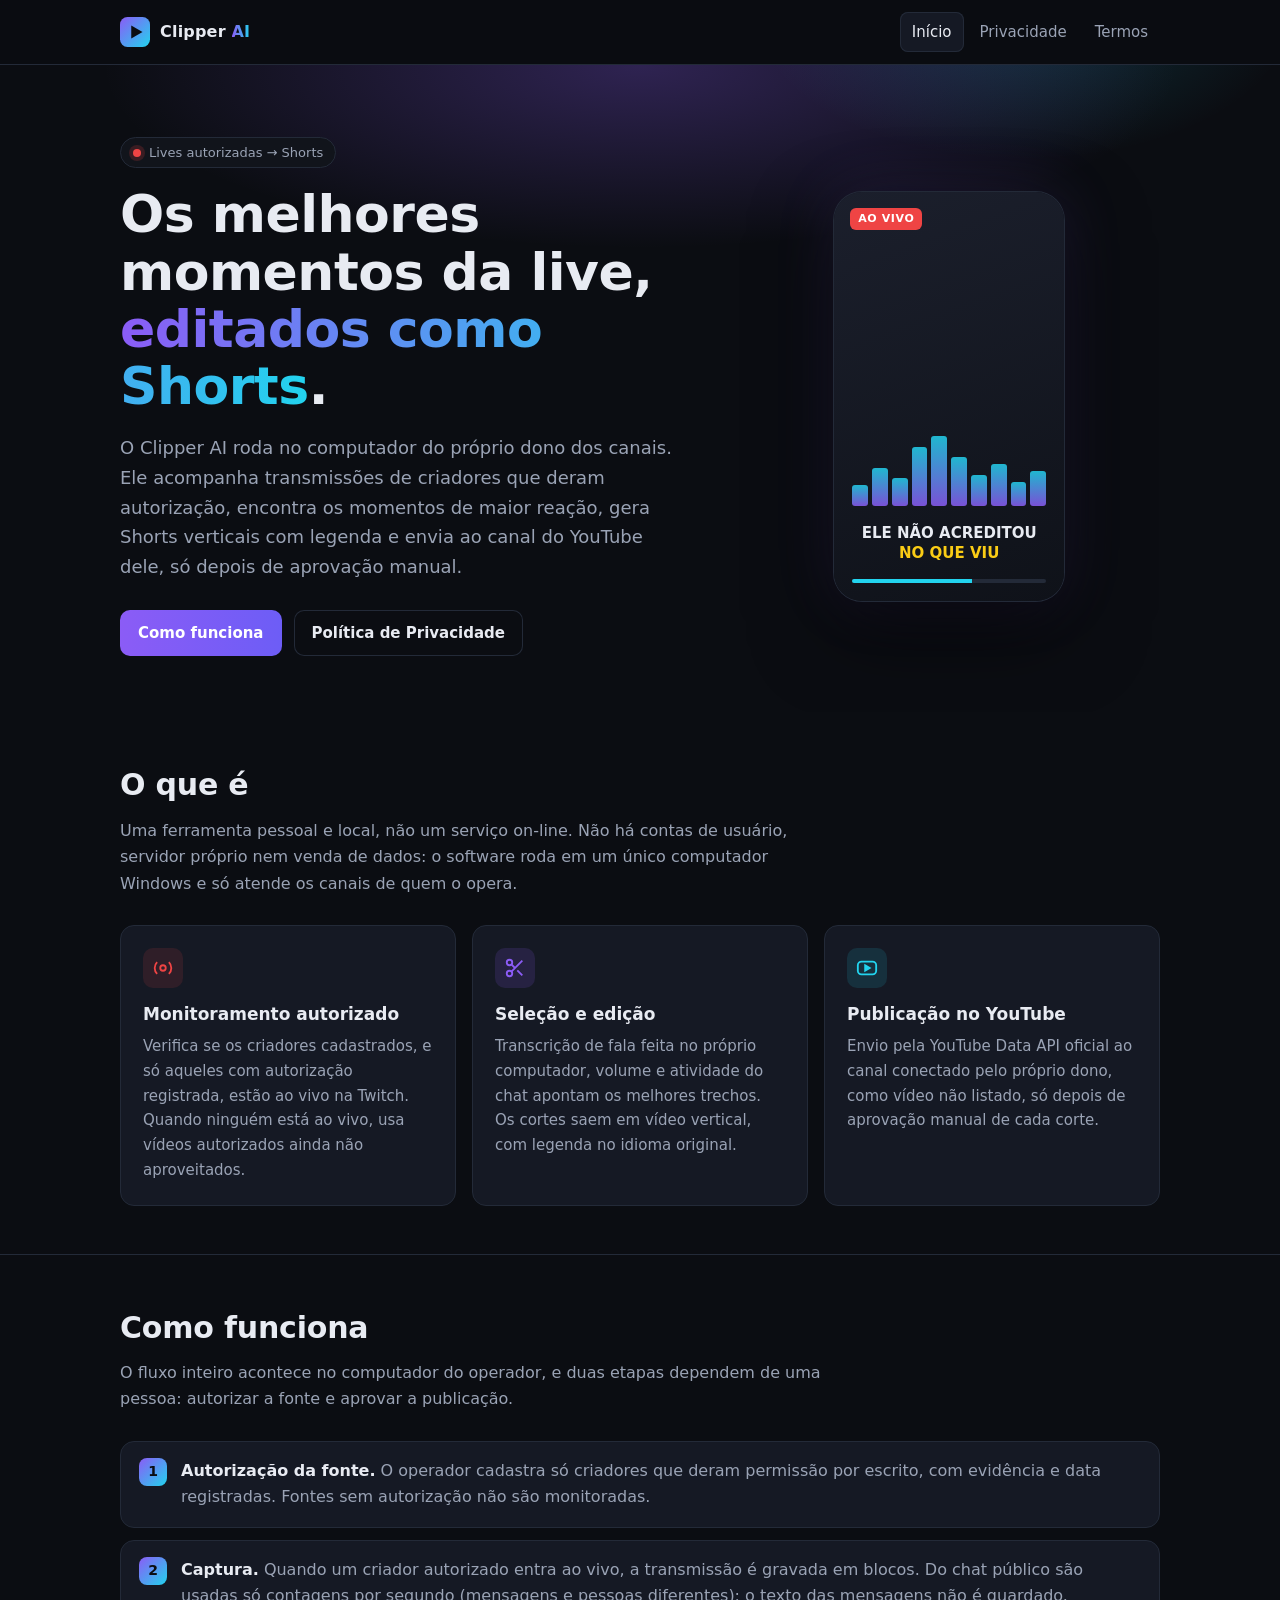
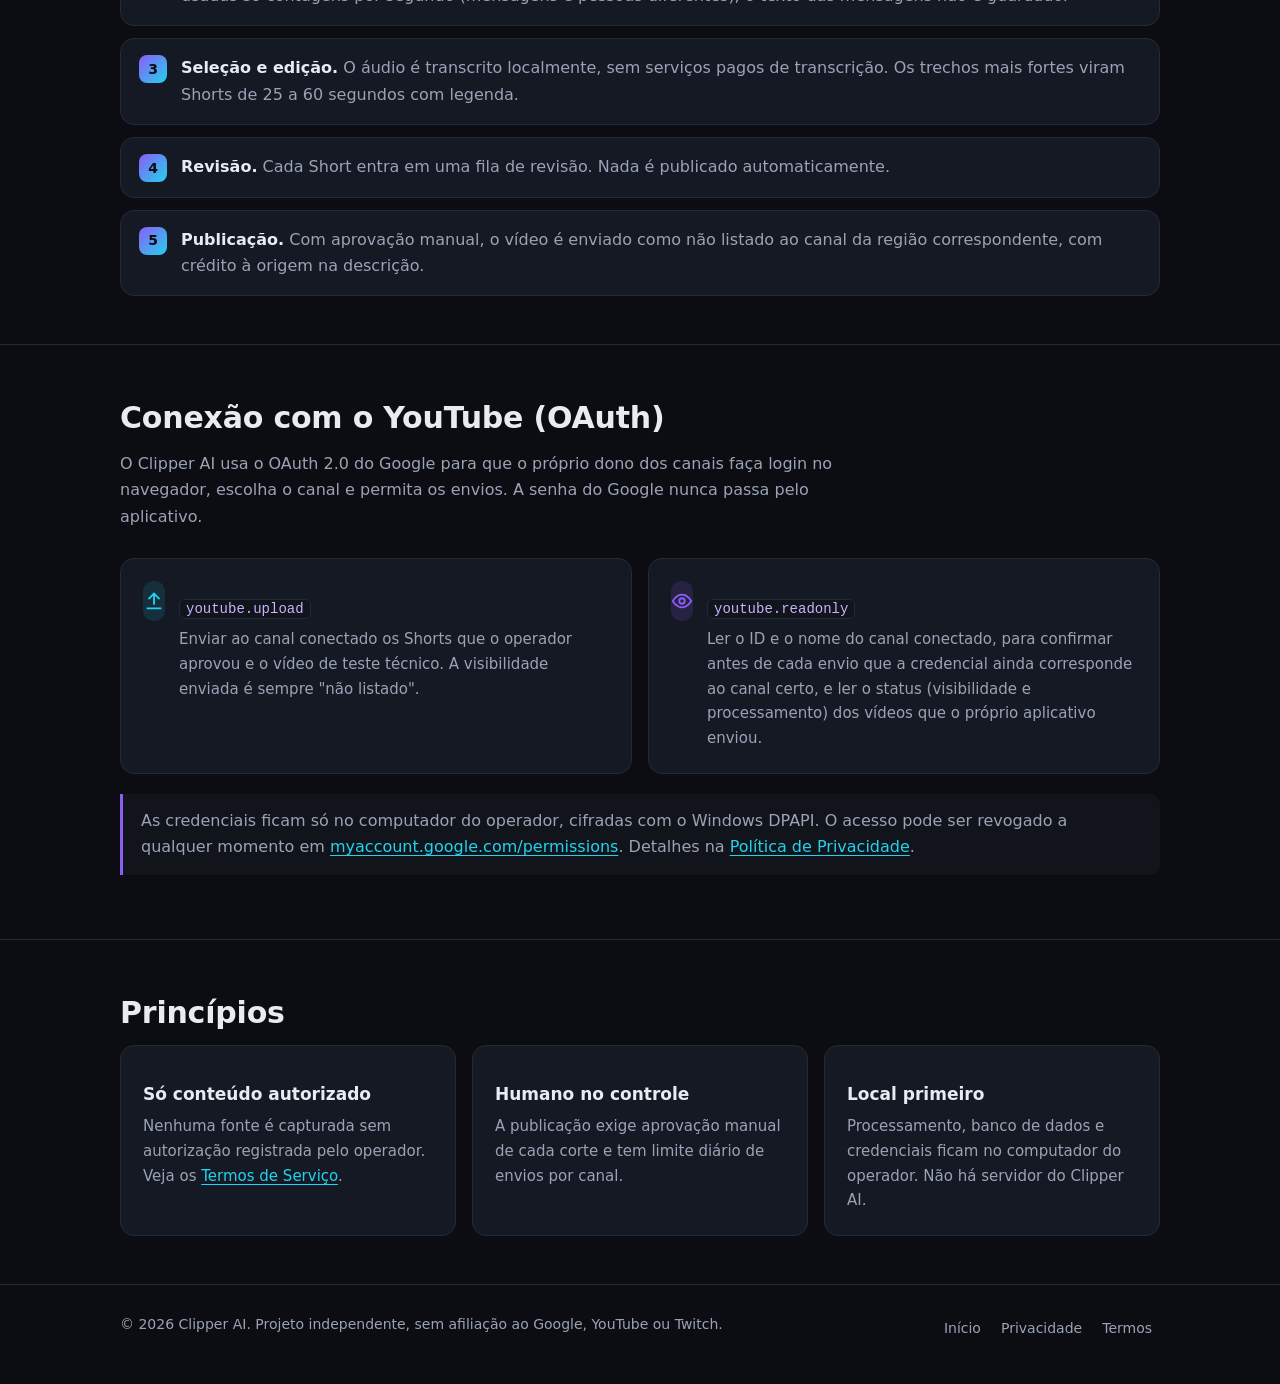
<file: index.html>
<!doctype html>
<html lang="pt-BR">
<head>
  <meta charset="utf-8">
  <meta name="viewport" content="width=device-width, initial-scale=1">
  <title>Clipper AI — Shorts a partir de transmissões autorizadas</title>
  <meta name="description" content="Clipper AI é uma ferramenta local que monitora transmissões autorizadas, seleciona e edita Shorts e publica nos canais do próprio dono pela YouTube Data API.">
  <link rel="icon" href="data:image/svg+xml,%3Csvg xmlns='http://www.w3.org/2000/svg' viewBox='0 0 32 32'%3E%3Crect width='32' height='32' rx='8' fill='%238b5cf6'/%3E%3Cpath d='M12 9l12 7-12 7z' fill='%23fff'/%3E%3C/svg%3E">
  <link rel="stylesheet" href="style.css">
</head>
<body>
<header class="top">
  <div class="wrap">
    <a class="brand" href="index.html" aria-label="Clipper AI, início">
      <svg width="30" height="30" viewBox="0 0 32 32" aria-hidden="true"><defs><linearGradient id="g" x1="0" y1="0" x2="1" y2="1"><stop offset="0" stop-color="#8b5cf6"/><stop offset="1" stop-color="#22d3ee"/></linearGradient></defs><rect width="32" height="32" rx="8" fill="url(#g)"/><path d="M12 9l12 7-12 7z" fill="#0b0d12"/></svg>
      <span>Clipper <b>AI</b></span>
    </a>
    <nav aria-label="Principal">
      <a href="index.html" aria-current="page">Início</a>
      <a href="privacy.html">Privacidade</a>
      <a href="terms.html">Termos</a>
    </nav>
  </div>
</header>

<main>
  <div class="hero">
    <div class="wrap hero-grid">
      <div>
        <span class="pill"><span class="dot"></span> Lives autorizadas → Shorts</span>
        <h1>Os melhores momentos da live, <span class="grad">editados como Shorts</span>.</h1>
        <p class="lead">O Clipper AI roda no computador do próprio dono dos canais. Ele acompanha transmissões de criadores que deram autorização, encontra os momentos de maior reação, gera Shorts verticais com legenda e envia ao canal do YouTube dele, só depois de aprovação manual.</p>
        <div class="cta">
          <a class="btn primary" href="#como-funciona">Como funciona</a>
          <a class="btn ghost" href="privacy.html">Política de Privacidade</a>
        </div>
      </div>
      <div class="phone" aria-hidden="true">
        <span class="live">AO VIVO</span>
        <div class="wave"><i style="height:30%"></i><i style="height:55%"></i><i style="height:40%"></i><i style="height:85%"></i><i style="height:100%"></i><i style="height:70%"></i><i style="height:45%"></i><i style="height:60%"></i><i style="height:35%"></i><i style="height:50%"></i></div>
        <div class="cap">Ele não acreditou <em>no que viu</em></div>
        <div class="bar"></div>
      </div>
    </div>
  </div>

  <section id="o-que-e">
    <div class="wrap">
      <h2>O que é</h2>
      <p class="sub">Uma ferramenta pessoal e local, não um serviço on-line. Não há contas de usuário, servidor próprio nem venda de dados: o software roda em um único computador Windows e só atende os canais de quem o opera.</p>
      <div class="grid">
        <div class="card">
          <div class="icon red"><svg width="22" height="22" viewBox="0 0 24 24" fill="none" stroke="currentColor" stroke-width="2"><circle cx="12" cy="12" r="3"/><path d="M5.6 5.6a9 9 0 0 0 0 12.8M18.4 5.6a9 9 0 0 1 0 12.8"/></svg></div>
          <h3>Monitoramento autorizado</h3>
          <p>Verifica se os criadores cadastrados, e só aqueles com autorização registrada, estão ao vivo na Twitch. Quando ninguém está ao vivo, usa vídeos autorizados ainda não aproveitados.</p>
        </div>
        <div class="card">
          <div class="icon"><svg width="22" height="22" viewBox="0 0 24 24" fill="none" stroke="currentColor" stroke-width="2"><circle cx="6" cy="6" r="3"/><circle cx="6" cy="18" r="3"/><path d="M20 4 8.1 15.9M14.5 14.5 20 20M8.1 8.1 12 12"/></svg></div>
          <h3>Seleção e edição</h3>
          <p>Transcrição de fala feita no próprio computador, volume e atividade do chat apontam os melhores trechos. Os cortes saem em vídeo vertical, com legenda no idioma original.</p>
        </div>
        <div class="card">
          <div class="icon cyan"><svg width="22" height="22" viewBox="0 0 24 24" fill="none" stroke="currentColor" stroke-width="2"><rect x="2" y="5" width="20" height="14" rx="4"/><path d="m10 9 5 3-5 3z" fill="currentColor"/></svg></div>
          <h3>Publicação no YouTube</h3>
          <p>Envio pela YouTube Data API oficial ao canal conectado pelo próprio dono, como vídeo não listado, só depois de aprovação manual de cada corte.</p>
        </div>
      </div>
    </div>
  </section>

  <section id="como-funciona">
    <div class="wrap">
      <h2>Como funciona</h2>
      <p class="sub">O fluxo inteiro acontece no computador do operador, e duas etapas dependem de uma pessoa: autorizar a fonte e aprovar a publicação.</p>
      <ol class="steps">
        <li><strong>Autorização da fonte.</strong> O operador cadastra só criadores que deram permissão por escrito, com evidência e data registradas. Fontes sem autorização não são monitoradas.</li>
        <li><strong>Captura.</strong> Quando um criador autorizado entra ao vivo, a transmissão é gravada em blocos. Do chat público são usadas só contagens por segundo (mensagens e pessoas diferentes); o texto das mensagens não é guardado.</li>
        <li><strong>Seleção e edição.</strong> O áudio é transcrito localmente, sem serviços pagos de transcrição. Os trechos mais fortes viram Shorts de 25 a 60 segundos com legenda.</li>
        <li><strong>Revisão.</strong> Cada Short entra em uma fila de revisão. Nada é publicado automaticamente.</li>
        <li><strong>Publicação.</strong> Com aprovação manual, o vídeo é enviado como não listado ao canal da região correspondente, com crédito à origem na descrição.</li>
      </ol>
    </div>
  </section>

  <section id="oauth">
    <div class="wrap">
      <h2>Conexão com o YouTube (OAuth)</h2>
      <p class="sub">O Clipper AI usa o OAuth 2.0 do Google para que o próprio dono dos canais faça login no navegador, escolha o canal e permita os envios. A senha do Google nunca passa pelo aplicativo.</p>
      <div class="grid two">
        <div class="card">
          <div class="scope">
            <div class="icon cyan"><svg width="22" height="22" viewBox="0 0 24 24" fill="none" stroke="currentColor" stroke-width="2"><path d="M12 16V4M6 10l6-6 6 6M4 20h16"/></svg></div>
            <div>
              <h3><code>youtube.upload</code></h3>
              <p>Enviar ao canal conectado os Shorts que o operador aprovou e o vídeo de teste técnico. A visibilidade enviada é sempre "não listado".</p>
            </div>
          </div>
        </div>
        <div class="card">
          <div class="scope">
            <div class="icon"><svg width="22" height="22" viewBox="0 0 24 24" fill="none" stroke="currentColor" stroke-width="2"><path d="M2 12s3.5-7 10-7 10 7 10 7-3.5 7-10 7S2 12 2 12z"/><circle cx="12" cy="12" r="3"/></svg></div>
            <div>
              <h3><code>youtube.readonly</code></h3>
              <p>Ler o ID e o nome do canal conectado, para confirmar antes de cada envio que a credencial ainda corresponde ao canal certo, e ler o status (visibilidade e processamento) dos vídeos que o próprio aplicativo enviou.</p>
            </div>
          </div>
        </div>
      </div>
      <p class="note" style="margin-top:20px">As credenciais ficam só no computador do operador, cifradas com o Windows DPAPI. O acesso pode ser revogado a qualquer momento em <a href="https://myaccount.google.com/permissions" rel="noopener">myaccount.google.com/permissions</a>. Detalhes na <a href="privacy.html">Política de Privacidade</a>.</p>
    </div>
  </section>

  <section id="principios">
    <div class="wrap">
      <h2>Princípios</h2>
      <div class="grid">
        <div class="card"><h3>Só conteúdo autorizado</h3><p>Nenhuma fonte é capturada sem autorização registrada pelo operador. Veja os <a href="terms.html">Termos de Serviço</a>.</p></div>
        <div class="card"><h3>Humano no controle</h3><p>A publicação exige aprovação manual de cada corte e tem limite diário de envios por canal.</p></div>
        <div class="card"><h3>Local primeiro</h3><p>Processamento, banco de dados e credenciais ficam no computador do operador. Não há servidor do Clipper AI.</p></div>
      </div>
    </div>
  </section>
</main>

<footer>
  <div class="wrap">
    <span>© 2026 Clipper AI. Projeto independente, sem afiliação ao Google, YouTube ou Twitch.</span>
    <nav aria-label="Rodapé">
      <a href="index.html">Início</a>
      <a href="privacy.html">Privacidade</a>
      <a href="terms.html">Termos</a>
    </nav>
  </div>
</footer>
</body>
</html>
</file>
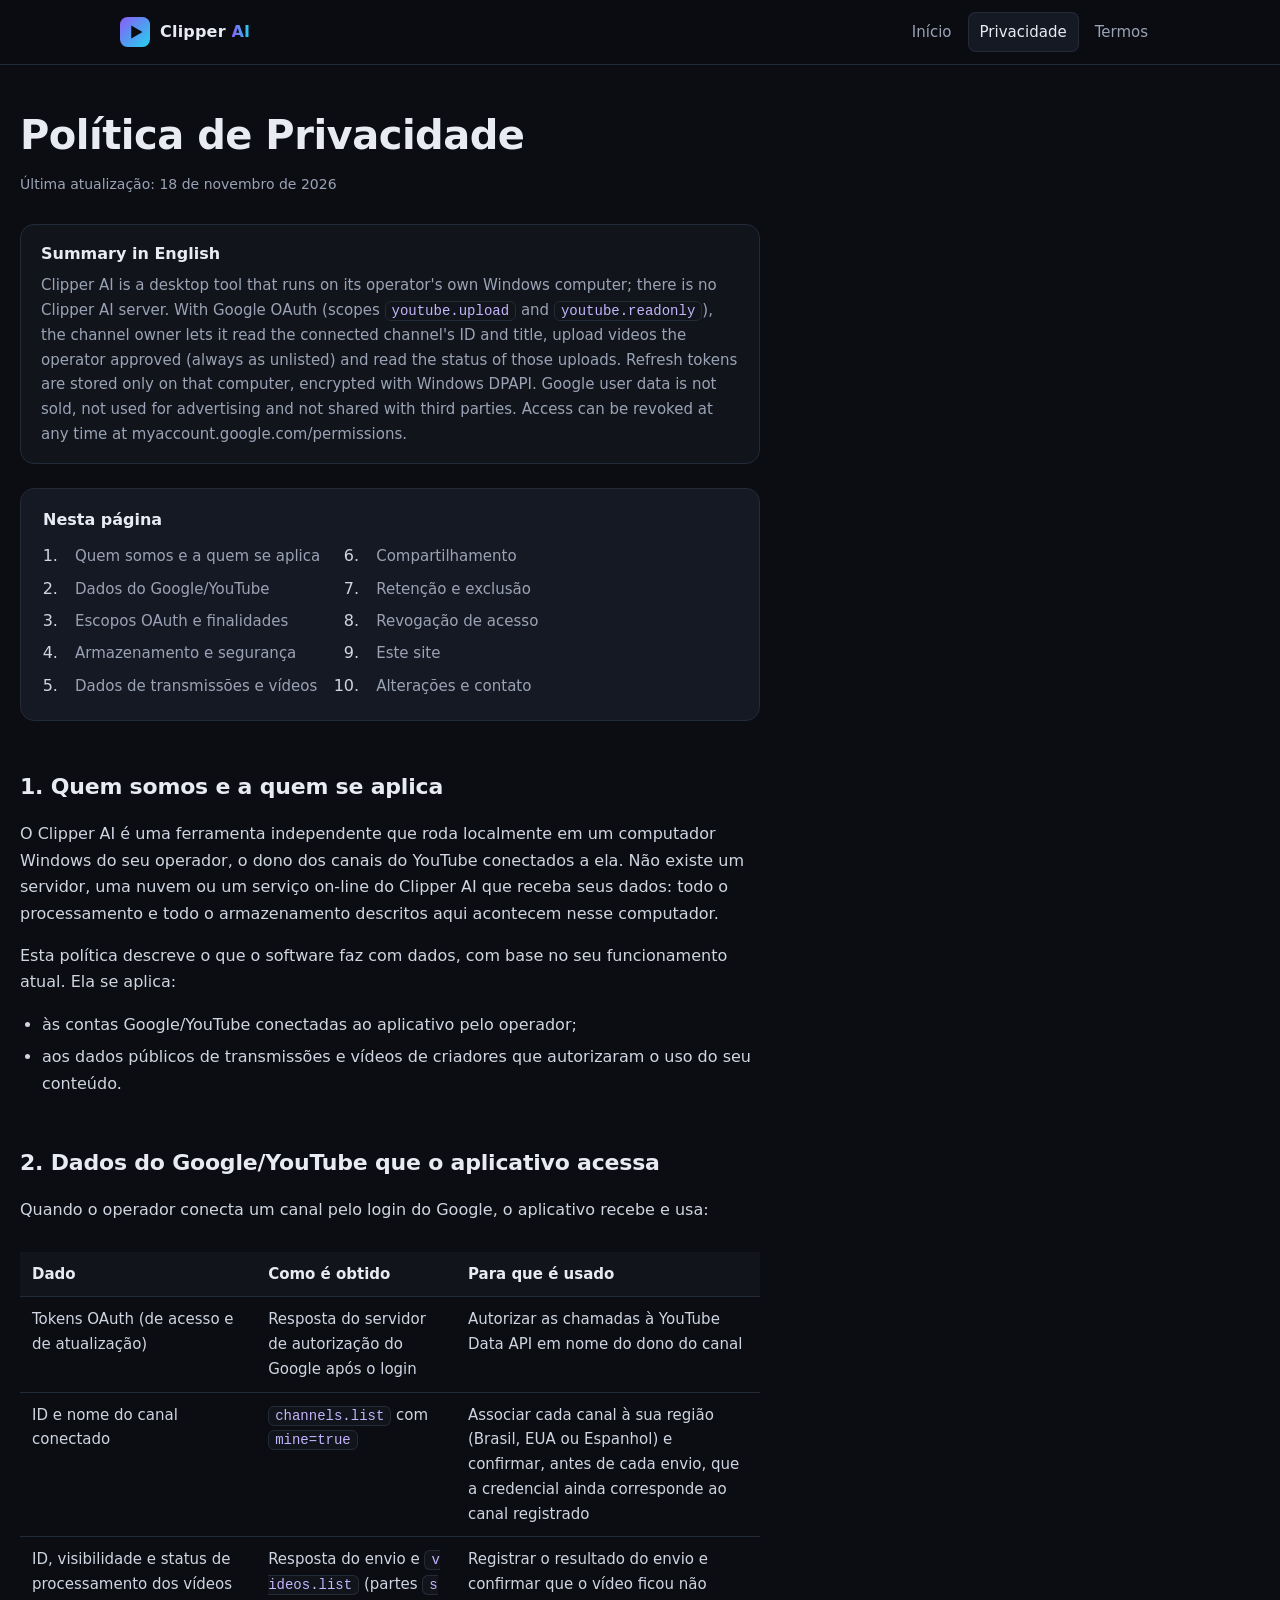
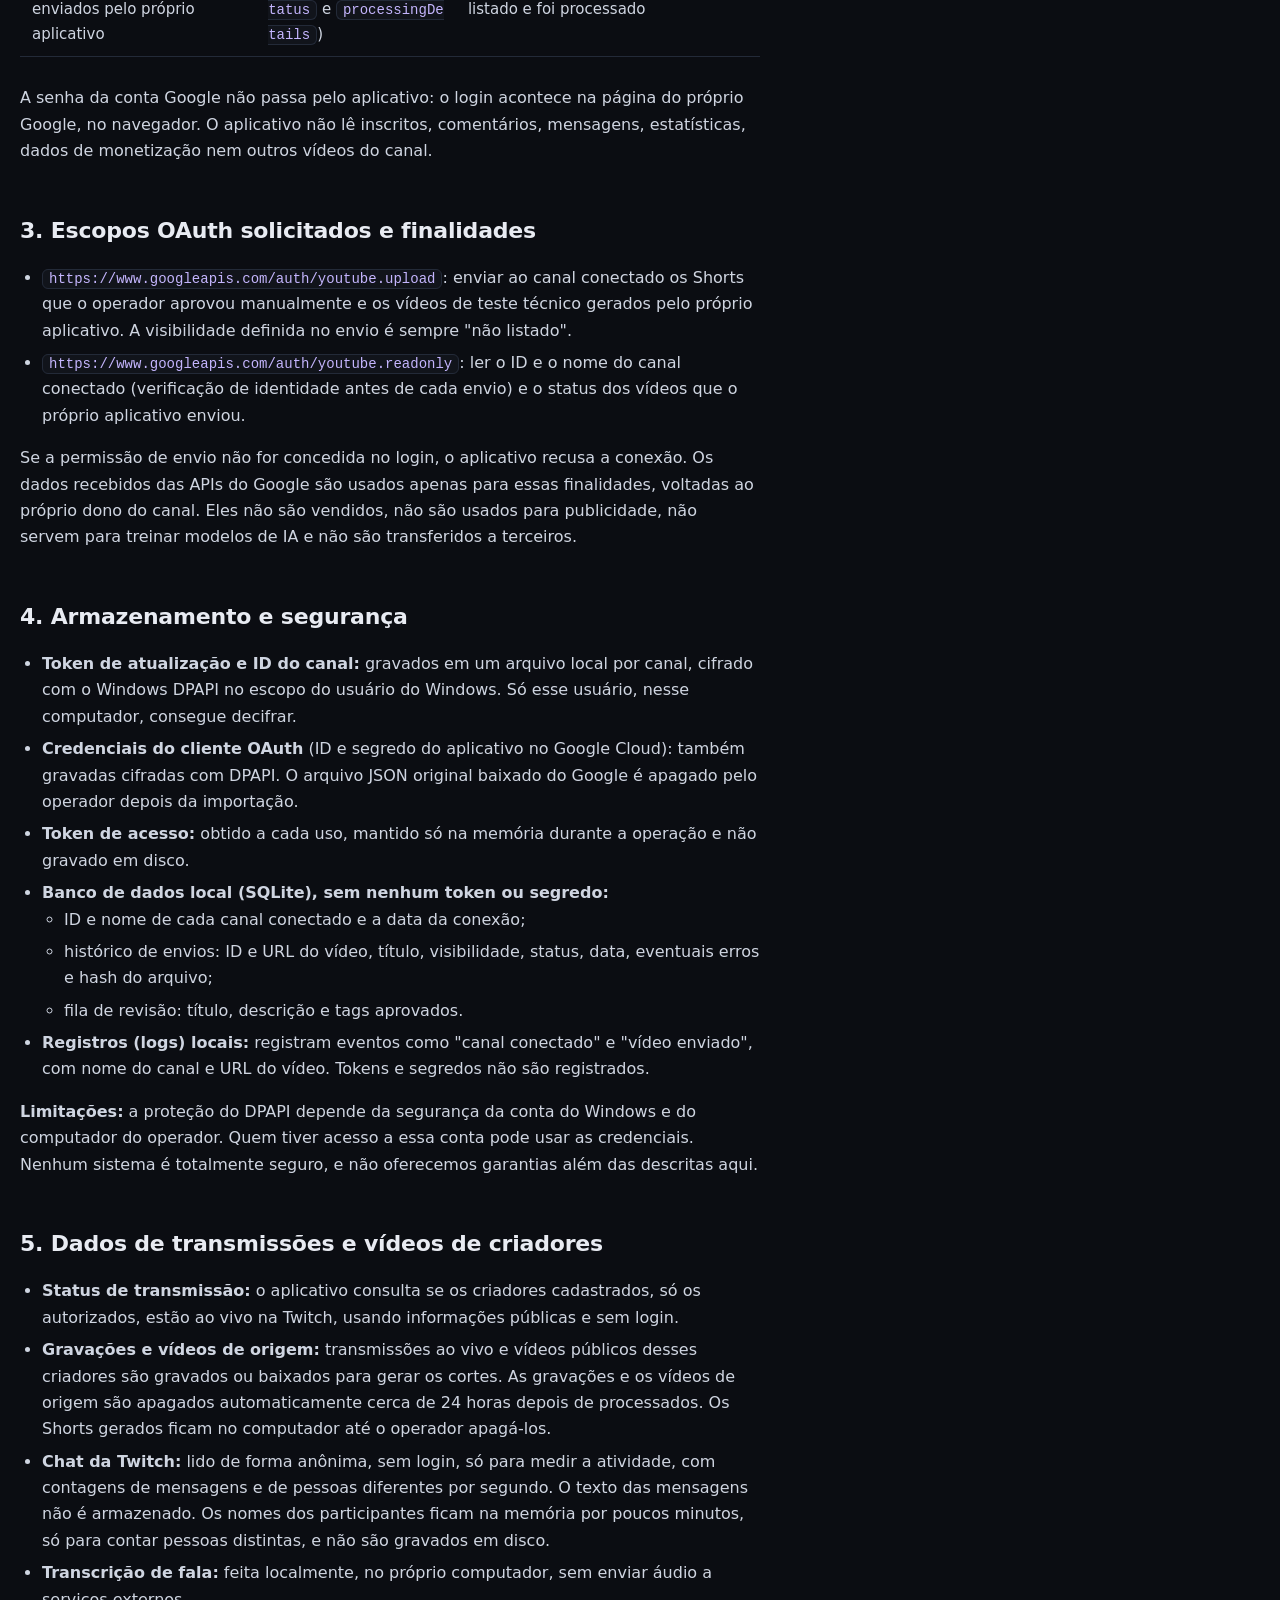
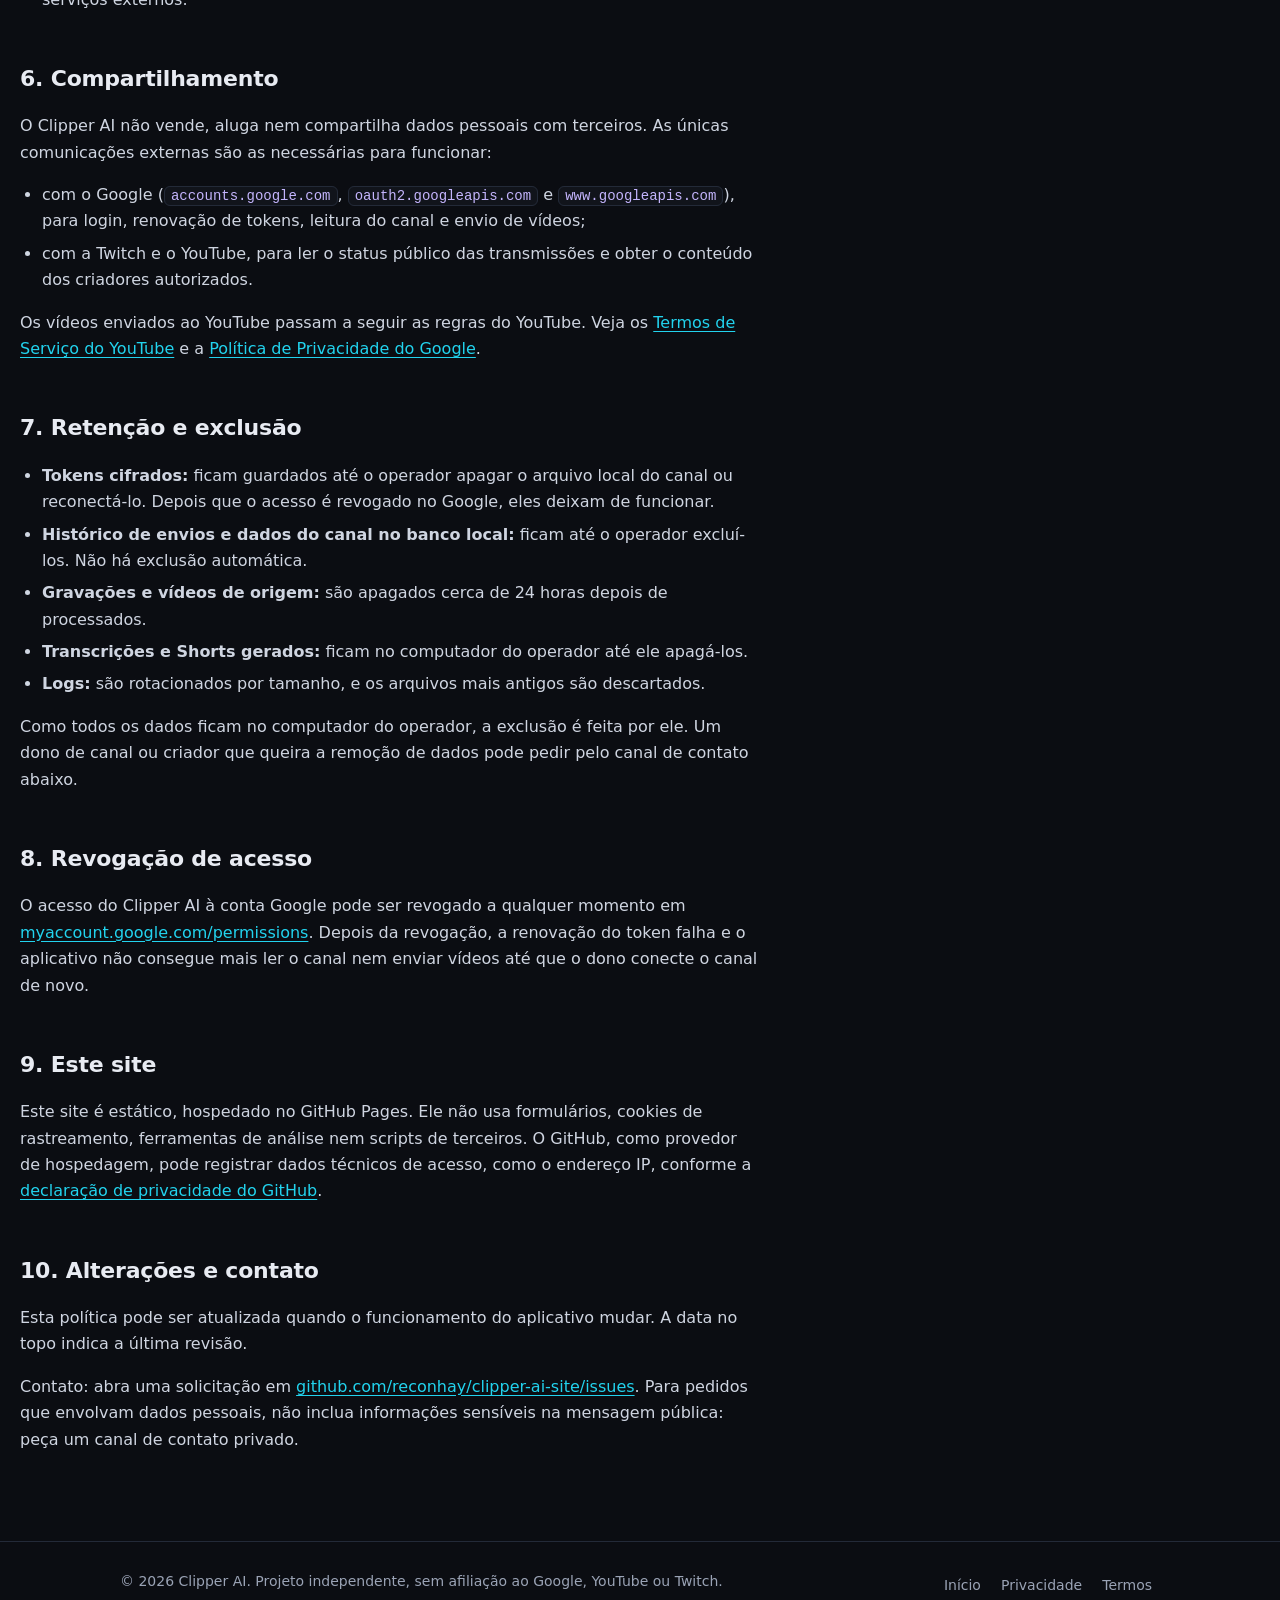
<file: privacy.html>
<!doctype html>
<html lang="pt-BR">
<head>
  <meta charset="utf-8">
  <meta name="viewport" content="width=device-width, initial-scale=1">
  <title>Política de Privacidade — Clipper AI</title>
  <meta name="description" content="Como o Clipper AI acessa, usa, armazena e compartilha dados, incluindo os dados obtidos pela YouTube Data API.">
  <link rel="icon" href="data:image/svg+xml,%3Csvg xmlns='http://www.w3.org/2000/svg' viewBox='0 0 32 32'%3E%3Crect width='32' height='32' rx='8' fill='%238b5cf6'/%3E%3Cpath d='M12 9l12 7-12 7z' fill='%23fff'/%3E%3C/svg%3E">
  <link rel="stylesheet" href="style.css">
</head>
<body>
<header class="top">
  <div class="wrap">
    <a class="brand" href="index.html" aria-label="Clipper AI, início">
      <svg width="30" height="30" viewBox="0 0 32 32" aria-hidden="true"><defs><linearGradient id="g" x1="0" y1="0" x2="1" y2="1"><stop offset="0" stop-color="#8b5cf6"/><stop offset="1" stop-color="#22d3ee"/></linearGradient></defs><rect width="32" height="32" rx="8" fill="url(#g)"/><path d="M12 9l12 7-12 7z" fill="#0b0d12"/></svg>
      <span>Clipper <b>AI</b></span>
    </a>
    <nav aria-label="Principal">
      <a href="index.html">Início</a>
      <a href="privacy.html" aria-current="page">Privacidade</a>
      <a href="terms.html">Termos</a>
    </nav>
  </div>
</header>

<main class="doc">
  <h1>Política de Privacidade</h1>
  <p class="meta">Última atualização: 18 de novembro de 2026</p>

  <div class="summary" lang="en">
    <strong>Summary in English</strong>
    <p>Clipper AI is a desktop tool that runs on its operator's own Windows computer; there is no Clipper AI server. With Google OAuth (scopes <code>youtube.upload</code> and <code>youtube.readonly</code>), the channel owner lets it read the connected channel's ID and title, upload videos the operator approved (always as unlisted) and read the status of those uploads. Refresh tokens are stored only on that computer, encrypted with Windows DPAPI. Google user data is not sold, not used for advertising and not shared with third parties. Access can be revoked at any time at myaccount.google.com/permissions.</p>
  </div>

  <nav class="toc" aria-label="Nesta página">
    <strong>Nesta página</strong>
    <ol>
      <li><a href="#quem">Quem somos e a quem se aplica</a></li>
      <li><a href="#google">Dados do Google/YouTube</a></li>
      <li><a href="#escopos">Escopos OAuth e finalidades</a></li>
      <li><a href="#armazenamento">Armazenamento e segurança</a></li>
      <li><a href="#outras-fontes">Dados de transmissões e vídeos</a></li>
      <li><a href="#compartilhamento">Compartilhamento</a></li>
      <li><a href="#retencao">Retenção e exclusão</a></li>
      <li><a href="#revogacao">Revogação de acesso</a></li>
      <li><a href="#site">Este site</a></li>
      <li><a href="#contato">Alterações e contato</a></li>
    </ol>
  </nav>

  <h2 id="quem">1. Quem somos e a quem se aplica</h2>
  <p>O Clipper AI é uma ferramenta independente que roda localmente em um computador Windows do seu operador, o dono dos canais do YouTube conectados a ela. Não existe um servidor, uma nuvem ou um serviço on-line do Clipper AI que receba seus dados: todo o processamento e todo o armazenamento descritos aqui acontecem nesse computador.</p>
  <p>Esta política descreve o que o software faz com dados, com base no seu funcionamento atual. Ela se aplica:</p>
  <ul>
    <li>às contas Google/YouTube conectadas ao aplicativo pelo operador;</li>
    <li>aos dados públicos de transmissões e vídeos de criadores que autorizaram o uso do seu conteúdo.</li>
  </ul>

  <h2 id="google">2. Dados do Google/YouTube que o aplicativo acessa</h2>
  <p>Quando o operador conecta um canal pelo login do Google, o aplicativo recebe e usa:</p>
  <div class="table-scroll">
  <table>
    <thead><tr><th>Dado</th><th>Como é obtido</th><th>Para que é usado</th></tr></thead>
    <tbody>
      <tr><td>Tokens OAuth (de acesso e de atualização)</td><td>Resposta do servidor de autorização do Google após o login</td><td>Autorizar as chamadas à YouTube Data API em nome do dono do canal</td></tr>
      <tr><td>ID e nome do canal conectado</td><td><code>channels.list</code> com <code>mine=true</code></td><td>Associar cada canal à sua região (Brasil, EUA ou Espanhol) e confirmar, antes de cada envio, que a credencial ainda corresponde ao canal registrado</td></tr>
      <tr><td>ID, visibilidade e status de processamento dos vídeos enviados pelo próprio aplicativo</td><td>Resposta do envio e <code>videos.list</code> (partes <code>status</code> e <code>processingDetails</code>)</td><td>Registrar o resultado do envio e confirmar que o vídeo ficou não listado e foi processado</td></tr>
    </tbody>
  </table>
  </div>
  <p>A senha da conta Google não passa pelo aplicativo: o login acontece na página do próprio Google, no navegador. O aplicativo não lê inscritos, comentários, mensagens, estatísticas, dados de monetização nem outros vídeos do canal.</p>

  <h2 id="escopos">3. Escopos OAuth solicitados e finalidades</h2>
  <ul>
    <li><code>https://www.googleapis.com/auth/youtube.upload</code>: enviar ao canal conectado os Shorts que o operador aprovou manualmente e os vídeos de teste técnico gerados pelo próprio aplicativo. A visibilidade definida no envio é sempre "não listado".</li>
    <li><code>https://www.googleapis.com/auth/youtube.readonly</code>: ler o ID e o nome do canal conectado (verificação de identidade antes de cada envio) e o status dos vídeos que o próprio aplicativo enviou.</li>
  </ul>
  <p>Se a permissão de envio não for concedida no login, o aplicativo recusa a conexão. Os dados recebidos das APIs do Google são usados apenas para essas finalidades, voltadas ao próprio dono do canal. Eles não são vendidos, não são usados para publicidade, não servem para treinar modelos de IA e não são transferidos a terceiros.</p>

  <h2 id="armazenamento">4. Armazenamento e segurança</h2>
  <ul>
    <li><strong>Token de atualização e ID do canal:</strong> gravados em um arquivo local por canal, cifrado com o Windows DPAPI no escopo do usuário do Windows. Só esse usuário, nesse computador, consegue decifrar.</li>
    <li><strong>Credenciais do cliente OAuth</strong> (ID e segredo do aplicativo no Google Cloud): também gravadas cifradas com DPAPI. O arquivo JSON original baixado do Google é apagado pelo operador depois da importação.</li>
    <li><strong>Token de acesso:</strong> obtido a cada uso, mantido só na memória durante a operação e não gravado em disco.</li>
    <li><strong>Banco de dados local (SQLite), sem nenhum token ou segredo:</strong>
      <ul>
        <li>ID e nome de cada canal conectado e a data da conexão;</li>
        <li>histórico de envios: ID e URL do vídeo, título, visibilidade, status, data, eventuais erros e hash do arquivo;</li>
        <li>fila de revisão: título, descrição e tags aprovados.</li>
      </ul>
    </li>
    <li><strong>Registros (logs) locais:</strong> registram eventos como "canal conectado" e "vídeo enviado", com nome do canal e URL do vídeo. Tokens e segredos não são registrados.</li>
  </ul>
  <p><strong>Limitações:</strong> a proteção do DPAPI depende da segurança da conta do Windows e do computador do operador. Quem tiver acesso a essa conta pode usar as credenciais. Nenhum sistema é totalmente seguro, e não oferecemos garantias além das descritas aqui.</p>

  <h2 id="outras-fontes">5. Dados de transmissões e vídeos de criadores</h2>
  <ul>
    <li><strong>Status de transmissão:</strong> o aplicativo consulta se os criadores cadastrados, só os autorizados, estão ao vivo na Twitch, usando informações públicas e sem login.</li>
    <li><strong>Gravações e vídeos de origem:</strong> transmissões ao vivo e vídeos públicos desses criadores são gravados ou baixados para gerar os cortes. As gravações e os vídeos de origem são apagados automaticamente cerca de 24 horas depois de processados. Os Shorts gerados ficam no computador até o operador apagá-los.</li>
    <li><strong>Chat da Twitch:</strong> lido de forma anônima, sem login, só para medir a atividade, com contagens de mensagens e de pessoas diferentes por segundo. O texto das mensagens não é armazenado. Os nomes dos participantes ficam na memória por poucos minutos, só para contar pessoas distintas, e não são gravados em disco.</li>
    <li><strong>Transcrição de fala:</strong> feita localmente, no próprio computador, sem enviar áudio a serviços externos.</li>
  </ul>

  <h2 id="compartilhamento">6. Compartilhamento</h2>
  <p>O Clipper AI não vende, aluga nem compartilha dados pessoais com terceiros. As únicas comunicações externas são as necessárias para funcionar:</p>
  <ul>
    <li>com o Google (<code>accounts.google.com</code>, <code>oauth2.googleapis.com</code> e <code>www.googleapis.com</code>), para login, renovação de tokens, leitura do canal e envio de vídeos;</li>
    <li>com a Twitch e o YouTube, para ler o status público das transmissões e obter o conteúdo dos criadores autorizados.</li>
  </ul>
  <p>Os vídeos enviados ao YouTube passam a seguir as regras do YouTube. Veja os <a href="https://www.youtube.com/t/terms" rel="noopener">Termos de Serviço do YouTube</a> e a <a href="https://policies.google.com/privacy" rel="noopener">Política de Privacidade do Google</a>.</p>

  <h2 id="retencao">7. Retenção e exclusão</h2>
  <ul>
    <li><strong>Tokens cifrados:</strong> ficam guardados até o operador apagar o arquivo local do canal ou reconectá-lo. Depois que o acesso é revogado no Google, eles deixam de funcionar.</li>
    <li><strong>Histórico de envios e dados do canal no banco local:</strong> ficam até o operador excluí-los. Não há exclusão automática.</li>
    <li><strong>Gravações e vídeos de origem:</strong> são apagados cerca de 24 horas depois de processados.</li>
    <li><strong>Transcrições e Shorts gerados:</strong> ficam no computador do operador até ele apagá-los.</li>
    <li><strong>Logs:</strong> são rotacionados por tamanho, e os arquivos mais antigos são descartados.</li>
  </ul>
  <p>Como todos os dados ficam no computador do operador, a exclusão é feita por ele. Um dono de canal ou criador que queira a remoção de dados pode pedir pelo canal de contato abaixo.</p>

  <h2 id="revogacao">8. Revogação de acesso</h2>
  <p>O acesso do Clipper AI à conta Google pode ser revogado a qualquer momento em <a href="https://myaccount.google.com/permissions" rel="noopener">myaccount.google.com/permissions</a>. Depois da revogação, a renovação do token falha e o aplicativo não consegue mais ler o canal nem enviar vídeos até que o dono conecte o canal de novo.</p>

  <h2 id="site">9. Este site</h2>
  <p>Este site é estático, hospedado no GitHub Pages. Ele não usa formulários, cookies de rastreamento, ferramentas de análise nem scripts de terceiros. O GitHub, como provedor de hospedagem, pode registrar dados técnicos de acesso, como o endereço IP, conforme a <a href="https://docs.github.com/site-policy/privacy-policies/github-general-privacy-statement" rel="noopener">declaração de privacidade do GitHub</a>.</p>

  <h2 id="contato">10. Alterações e contato</h2>
  <p>Esta política pode ser atualizada quando o funcionamento do aplicativo mudar. A data no topo indica a última revisão.</p>
  <p>Contato: abra uma solicitação em <a href="https://github.com/reconhay/clipper-ai-site/issues" rel="noopener">github.com/reconhay/clipper-ai-site/issues</a>. Para pedidos que envolvam dados pessoais, não inclua informações sensíveis na mensagem pública: peça um canal de contato privado.</p>
</main>

<footer>
  <div class="wrap">
    <span>© 2026 Clipper AI. Projeto independente, sem afiliação ao Google, YouTube ou Twitch.</span>
    <nav aria-label="Rodapé">
      <a href="index.html">Início</a>
      <a href="privacy.html">Privacidade</a>
      <a href="terms.html">Termos</a>
    </nav>
  </div>
</footer>
</body>
</html>
</file>
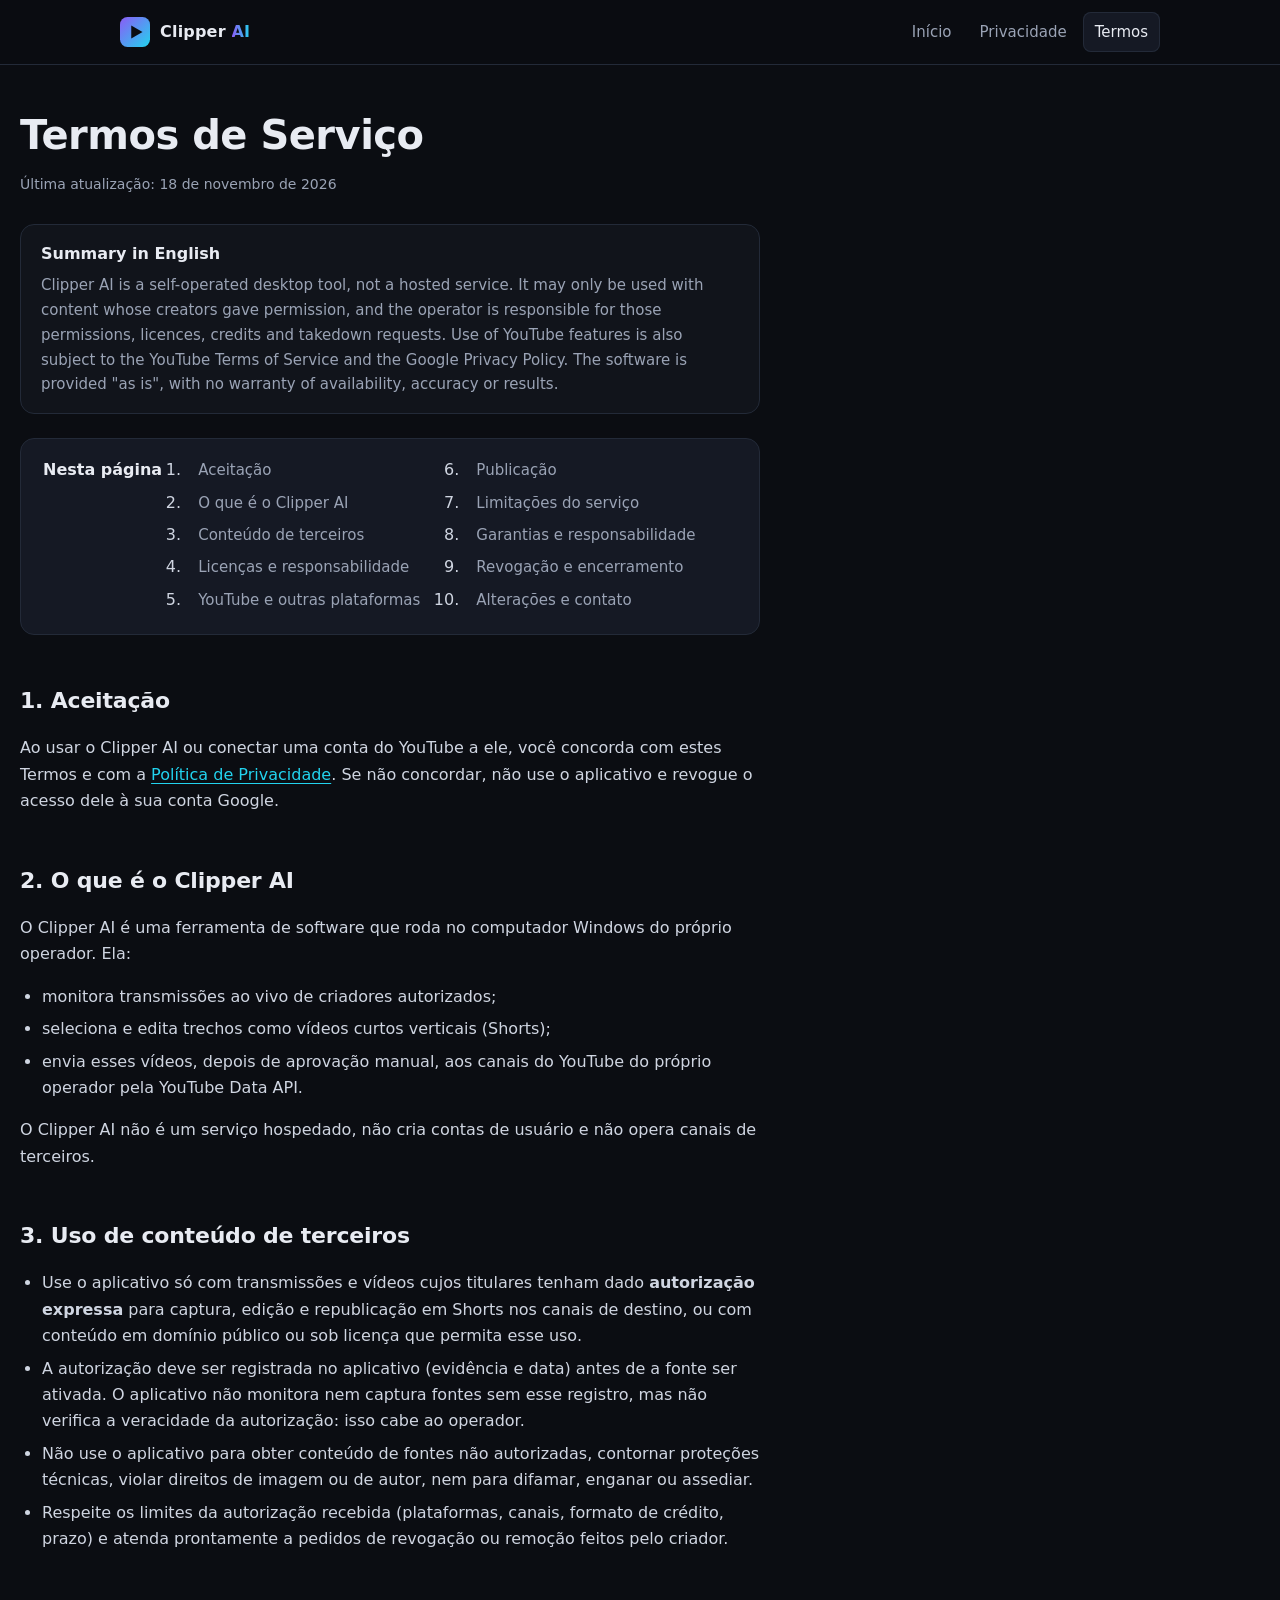
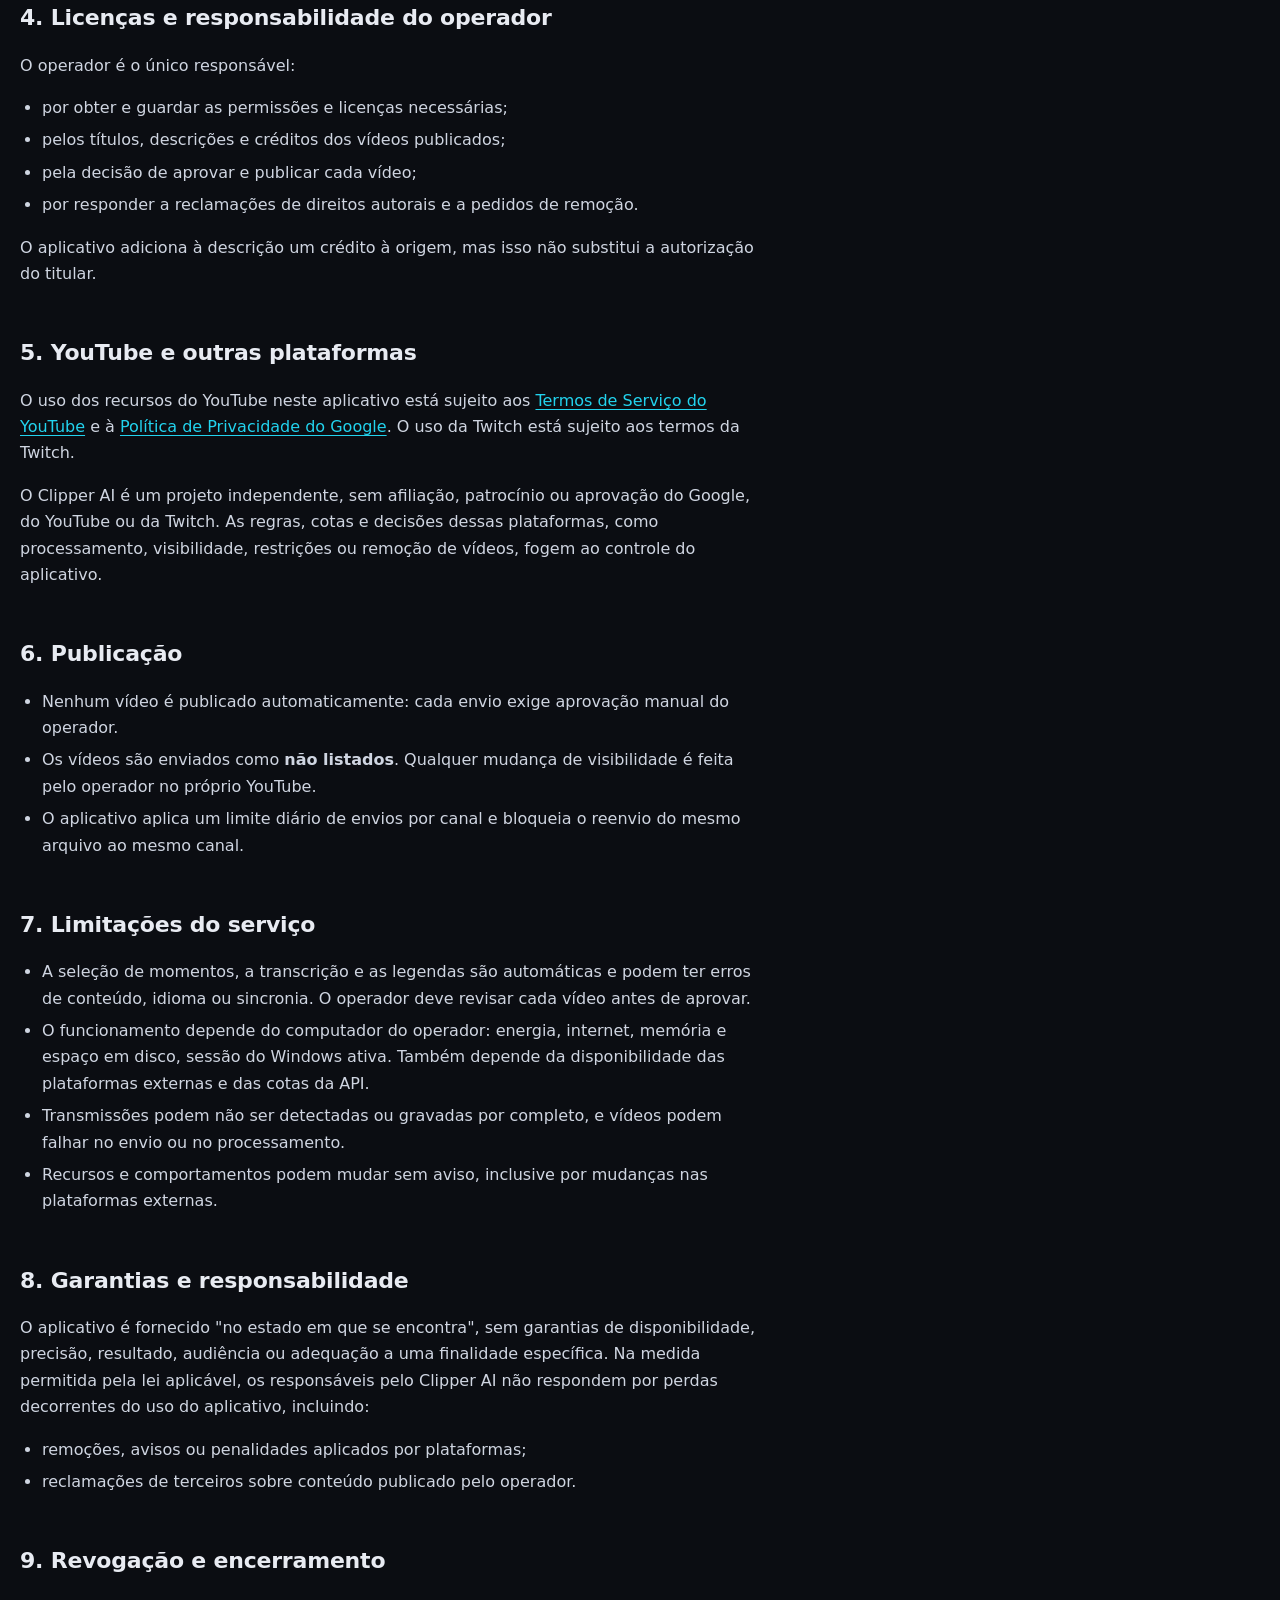
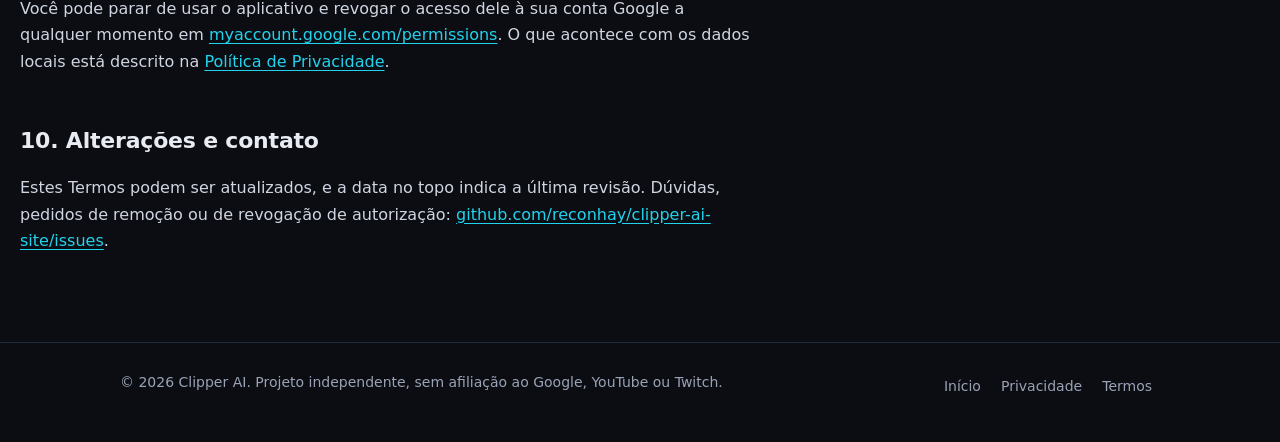
<file: terms.html>
<!doctype html>
<html lang="pt-BR">
<head>
  <meta charset="utf-8">
  <meta name="viewport" content="width=device-width, initial-scale=1">
  <title>Termos de Serviço — Clipper AI</title>
  <meta name="description" content="Condições de uso do Clipper AI: uso de conteúdo autorizado, responsabilidade por licenças e limitações.">
  <link rel="icon" href="data:image/svg+xml,%3Csvg xmlns='http://www.w3.org/2000/svg' viewBox='0 0 32 32'%3E%3Crect width='32' height='32' rx='8' fill='%238b5cf6'/%3E%3Cpath d='M12 9l12 7-12 7z' fill='%23fff'/%3E%3C/svg%3E">
  <link rel="stylesheet" href="style.css">
</head>
<body>
<header class="top">
  <div class="wrap">
    <a class="brand" href="index.html" aria-label="Clipper AI, início">
      <svg width="30" height="30" viewBox="0 0 32 32" aria-hidden="true"><defs><linearGradient id="g" x1="0" y1="0" x2="1" y2="1"><stop offset="0" stop-color="#8b5cf6"/><stop offset="1" stop-color="#22d3ee"/></linearGradient></defs><rect width="32" height="32" rx="8" fill="url(#g)"/><path d="M12 9l12 7-12 7z" fill="#0b0d12"/></svg>
      <span>Clipper <b>AI</b></span>
    </a>
    <nav aria-label="Principal">
      <a href="index.html">Início</a>
      <a href="privacy.html">Privacidade</a>
      <a href="terms.html" aria-current="page">Termos</a>
    </nav>
  </div>
</header>

<main class="doc">
  <h1>Termos de Serviço</h1>
  <p class="meta">Última atualização: 18 de novembro de 2026</p>

  <div class="summary" lang="en">
    <strong>Summary in English</strong>
    <p>Clipper AI is a self-operated desktop tool, not a hosted service. It may only be used with content whose creators gave permission, and the operator is responsible for those permissions, licences, credits and takedown requests. Use of YouTube features is also subject to the YouTube Terms of Service and the Google Privacy Policy. The software is provided "as is", with no warranty of availability, accuracy or results.</p>
  </div>

  <nav class="toc" aria-label="Nesta página">
    <strong>Nesta página</strong>
    <ol>
      <li><a href="#aceite">Aceitação</a></li>
      <li><a href="#servico">O que é o Clipper AI</a></li>
      <li><a href="#conteudo">Conteúdo de terceiros</a></li>
      <li><a href="#responsabilidade">Licenças e responsabilidade</a></li>
      <li><a href="#youtube">YouTube e outras plataformas</a></li>
      <li><a href="#publicacao">Publicação</a></li>
      <li><a href="#limitacoes">Limitações do serviço</a></li>
      <li><a href="#garantias">Garantias e responsabilidade</a></li>
      <li><a href="#encerramento">Revogação e encerramento</a></li>
      <li><a href="#contato">Alterações e contato</a></li>
    </ol>
  </nav>

  <h2 id="aceite">1. Aceitação</h2>
  <p>Ao usar o Clipper AI ou conectar uma conta do YouTube a ele, você concorda com estes Termos e com a <a href="privacy.html">Política de Privacidade</a>. Se não concordar, não use o aplicativo e revogue o acesso dele à sua conta Google.</p>

  <h2 id="servico">2. O que é o Clipper AI</h2>
  <p>O Clipper AI é uma ferramenta de software que roda no computador Windows do próprio operador. Ela:</p>
  <ul>
    <li>monitora transmissões ao vivo de criadores autorizados;</li>
    <li>seleciona e edita trechos como vídeos curtos verticais (Shorts);</li>
    <li>envia esses vídeos, depois de aprovação manual, aos canais do YouTube do próprio operador pela YouTube Data API.</li>
  </ul>
  <p>O Clipper AI não é um serviço hospedado, não cria contas de usuário e não opera canais de terceiros.</p>

  <h2 id="conteudo">3. Uso de conteúdo de terceiros</h2>
  <ul>
    <li>Use o aplicativo só com transmissões e vídeos cujos titulares tenham dado <strong>autorização expressa</strong> para captura, edição e republicação em Shorts nos canais de destino, ou com conteúdo em domínio público ou sob licença que permita esse uso.</li>
    <li>A autorização deve ser registrada no aplicativo (evidência e data) antes de a fonte ser ativada. O aplicativo não monitora nem captura fontes sem esse registro, mas não verifica a veracidade da autorização: isso cabe ao operador.</li>
    <li>Não use o aplicativo para obter conteúdo de fontes não autorizadas, contornar proteções técnicas, violar direitos de imagem ou de autor, nem para difamar, enganar ou assediar.</li>
    <li>Respeite os limites da autorização recebida (plataformas, canais, formato de crédito, prazo) e atenda prontamente a pedidos de revogação ou remoção feitos pelo criador.</li>
  </ul>

  <h2 id="responsabilidade">4. Licenças e responsabilidade do operador</h2>
  <p>O operador é o único responsável:</p>
  <ul>
    <li>por obter e guardar as permissões e licenças necessárias;</li>
    <li>pelos títulos, descrições e créditos dos vídeos publicados;</li>
    <li>pela decisão de aprovar e publicar cada vídeo;</li>
    <li>por responder a reclamações de direitos autorais e a pedidos de remoção.</li>
  </ul>
  <p>O aplicativo adiciona à descrição um crédito à origem, mas isso não substitui a autorização do titular.</p>

  <h2 id="youtube">5. YouTube e outras plataformas</h2>
  <p>O uso dos recursos do YouTube neste aplicativo está sujeito aos <a href="https://www.youtube.com/t/terms" rel="noopener">Termos de Serviço do YouTube</a> e à <a href="https://policies.google.com/privacy" rel="noopener">Política de Privacidade do Google</a>. O uso da Twitch está sujeito aos termos da Twitch.</p>
  <p>O Clipper AI é um projeto independente, sem afiliação, patrocínio ou aprovação do Google, do YouTube ou da Twitch. As regras, cotas e decisões dessas plataformas, como processamento, visibilidade, restrições ou remoção de vídeos, fogem ao controle do aplicativo.</p>

  <h2 id="publicacao">6. Publicação</h2>
  <ul>
    <li>Nenhum vídeo é publicado automaticamente: cada envio exige aprovação manual do operador.</li>
    <li>Os vídeos são enviados como <strong>não listados</strong>. Qualquer mudança de visibilidade é feita pelo operador no próprio YouTube.</li>
    <li>O aplicativo aplica um limite diário de envios por canal e bloqueia o reenvio do mesmo arquivo ao mesmo canal.</li>
  </ul>

  <h2 id="limitacoes">7. Limitações do serviço</h2>
  <ul>
    <li>A seleção de momentos, a transcrição e as legendas são automáticas e podem ter erros de conteúdo, idioma ou sincronia. O operador deve revisar cada vídeo antes de aprovar.</li>
    <li>O funcionamento depende do computador do operador: energia, internet, memória e espaço em disco, sessão do Windows ativa. Também depende da disponibilidade das plataformas externas e das cotas da API.</li>
    <li>Transmissões podem não ser detectadas ou gravadas por completo, e vídeos podem falhar no envio ou no processamento.</li>
    <li>Recursos e comportamentos podem mudar sem aviso, inclusive por mudanças nas plataformas externas.</li>
  </ul>

  <h2 id="garantias">8. Garantias e responsabilidade</h2>
  <p>O aplicativo é fornecido "no estado em que se encontra", sem garantias de disponibilidade, precisão, resultado, audiência ou adequação a uma finalidade específica. Na medida permitida pela lei aplicável, os responsáveis pelo Clipper AI não respondem por perdas decorrentes do uso do aplicativo, incluindo:</p>
  <ul>
    <li>remoções, avisos ou penalidades aplicados por plataformas;</li>
    <li>reclamações de terceiros sobre conteúdo publicado pelo operador.</li>
  </ul>

  <h2 id="encerramento">9. Revogação e encerramento</h2>
  <p>Você pode parar de usar o aplicativo e revogar o acesso dele à sua conta Google a qualquer momento em <a href="https://myaccount.google.com/permissions" rel="noopener">myaccount.google.com/permissions</a>. O que acontece com os dados locais está descrito na <a href="privacy.html#retencao">Política de Privacidade</a>.</p>

  <h2 id="contato">10. Alterações e contato</h2>
  <p>Estes Termos podem ser atualizados, e a data no topo indica a última revisão. Dúvidas, pedidos de remoção ou de revogação de autorização: <a href="https://github.com/reconhay/clipper-ai-site/issues" rel="noopener">github.com/reconhay/clipper-ai-site/issues</a>.</p>
</main>

<footer>
  <div class="wrap">
    <span>© 2026 Clipper AI. Projeto independente, sem afiliação ao Google, YouTube ou Twitch.</span>
    <nav aria-label="Rodapé">
      <a href="index.html">Início</a>
      <a href="privacy.html">Privacidade</a>
      <a href="terms.html">Termos</a>
    </nav>
  </div>
</footer>
</body>
</html>
</file>
<file: style.css>
:root {
  --bg: #0b0d12;
  --bg-2: #11141b;
  --card: #151924;
  --line: #232a38;
  --text: #e8ebf2;
  --muted: #9aa3b5;
  --accent: #8b5cf6;
  --accent-2: #22d3ee;
  --live: #ef4444;
  --radius: 14px;
  --max: 1080px;
  color-scheme: dark;
}

* { box-sizing: border-box; }

html { scroll-behavior: smooth; }

body {
  margin: 0;
  background: var(--bg);
  color: var(--text);
  font: 16px/1.65 system-ui, -apple-system, "Segoe UI", Roboto, "Helvetica Neue", Arial, sans-serif;
  -webkit-font-smoothing: antialiased;
}

a { color: var(--accent-2); text-underline-offset: 3px; }
a:hover { color: #67e8f9; }

.wrap { max-width: var(--max); margin: 0 auto; padding: 0 20px; }

/* header */
.top {
  position: sticky; top: 0; z-index: 10;
  background: rgba(11, 13, 18, .85);
  backdrop-filter: blur(10px);
  border-bottom: 1px solid var(--line);
}
.top .wrap { display: flex; align-items: center; justify-content: space-between; gap: 16px; min-height: 64px; flex-wrap: wrap; }
.brand { display: flex; align-items: center; gap: 10px; color: var(--text); text-decoration: none; font-weight: 700; letter-spacing: .2px; }
.brand svg { flex: none; }
.brand span b { background: linear-gradient(90deg, var(--accent), var(--accent-2)); -webkit-background-clip: text; background-clip: text; color: transparent; }
nav { display: flex; gap: 4px; flex-wrap: wrap; }
nav a { color: var(--muted); text-decoration: none; padding: 8px 12px; border-radius: 8px; font-size: 15px; }
nav a:hover { color: var(--text); background: var(--bg-2); }
nav a[aria-current="page"] { color: var(--text); background: var(--card); box-shadow: inset 0 0 0 1px var(--line); }

/* hero */
.hero { padding: 72px 0 56px; position: relative; overflow: hidden; }
.hero::before {
  content: ""; position: absolute; inset: -40% -10% auto -10%; height: 520px; z-index: -1;
  background: radial-gradient(closest-side, rgba(139, 92, 246, .28), transparent 70%),
              radial-gradient(closest-side at 75% 40%, rgba(34, 211, 238, .18), transparent 70%);
}
.hero-grid { display: grid; grid-template-columns: 1.15fr .85fr; gap: 48px; align-items: center; }
.pill { display: inline-flex; align-items: center; gap: 8px; font-size: 13px; color: var(--muted); border: 1px solid var(--line); border-radius: 999px; padding: 4px 12px; background: var(--bg-2); }
.dot { width: 8px; height: 8px; border-radius: 50%; background: var(--live); box-shadow: 0 0 0 4px rgba(239, 68, 68, .18); }
h1 { font-size: clamp(32px, 5vw, 52px); line-height: 1.1; margin: 18px 0 16px; letter-spacing: -.5px; }
h1 .grad { background: linear-gradient(90deg, var(--accent), var(--accent-2)); -webkit-background-clip: text; background-clip: text; color: transparent; }
.lead { font-size: 18px; color: var(--muted); max-width: 56ch; }
.cta { display: flex; gap: 12px; margin-top: 28px; flex-wrap: wrap; }
.btn { display: inline-block; padding: 11px 18px; border-radius: 10px; text-decoration: none; font-weight: 600; font-size: 15px; }
.btn.primary { background: linear-gradient(90deg, var(--accent), #6d5df6); color: #fff; }
.btn.primary:hover { filter: brightness(1.1); color: #fff; }
.btn.ghost { color: var(--text); box-shadow: inset 0 0 0 1px var(--line); }
.btn.ghost:hover { background: var(--bg-2); color: var(--text); }

/* phone mock */
.phone {
  justify-self: center; width: 230px; aspect-ratio: 9 / 16; border-radius: 28px;
  background: linear-gradient(160deg, #1b1f2c, #0f1219);
  box-shadow: 0 0 0 1px var(--line), 0 30px 80px rgba(0, 0, 0, .55), 0 0 60px rgba(139, 92, 246, .15);
  position: relative; overflow: hidden; padding: 18px;
  display: flex; flex-direction: column; justify-content: flex-end;
}
.phone .live { position: absolute; top: 16px; left: 16px; font-size: 11px; font-weight: 700; letter-spacing: .6px; background: var(--live); color: #fff; padding: 2px 8px; border-radius: 6px; }
.phone .wave { display: flex; align-items: flex-end; gap: 4px; height: 70px; margin-bottom: 18px; }
.phone .wave i { flex: 1; border-radius: 3px; background: linear-gradient(var(--accent-2), var(--accent)); opacity: .85; }
.phone .cap { font-weight: 800; font-size: 15px; text-transform: uppercase; text-align: center; line-height: 1.3; }
.phone .cap em { font-style: normal; color: #facc15; }
.phone .bar { height: 4px; border-radius: 2px; background: var(--line); margin-top: 16px; overflow: hidden; }
.phone .bar::after { content: ""; display: block; width: 62%; height: 100%; background: var(--accent-2); }

/* sections */
section { padding: 48px 0; }
section + section { border-top: 1px solid var(--line); }
h2 { font-size: clamp(24px, 3vw, 30px); margin: 0 0 8px; letter-spacing: -.2px; }
.sub { color: var(--muted); margin: 0 0 28px; max-width: 70ch; }
.grid { display: grid; grid-template-columns: repeat(3, 1fr); gap: 16px; }
.grid.two { grid-template-columns: repeat(2, 1fr); }
.card { background: var(--card); border: 1px solid var(--line); border-radius: var(--radius); padding: 22px; }
.card h3 { margin: 12px 0 6px; font-size: 17px; }
.card p { margin: 0; color: var(--muted); font-size: 15px; }
.icon { width: 40px; height: 40px; border-radius: 10px; display: grid; place-items: center; background: rgba(139, 92, 246, .14); color: var(--accent); }
.icon.cyan { background: rgba(34, 211, 238, .12); color: var(--accent-2); }
.icon.red { background: rgba(239, 68, 68, .12); color: var(--live); }

.steps { counter-reset: s; list-style: none; padding: 0; margin: 0; display: grid; gap: 12px; }
.steps li { counter-increment: s; background: var(--card); border: 1px solid var(--line); border-radius: var(--radius); padding: 16px 18px 16px 60px; position: relative; color: var(--muted); }
.steps li strong { color: var(--text); }
.steps li::before { content: counter(s); position: absolute; left: 18px; top: 16px; width: 28px; height: 28px; border-radius: 8px; display: grid; place-items: center; font-weight: 700; font-size: 14px; background: linear-gradient(135deg, var(--accent), var(--accent-2)); color: #0b0d12; }

code { font: 14px/1.4 ui-monospace, "Cascadia Code", Consolas, monospace; background: var(--bg-2); border: 1px solid var(--line); padding: 1px 6px; border-radius: 6px; color: #c4b5fd; word-break: break-all; }

.scope { display: flex; gap: 14px; align-items: flex-start; }
.scope + .scope { margin-top: 14px; }

.note { border-left: 3px solid var(--accent); background: var(--bg-2); padding: 14px 18px; border-radius: 0 10px 10px 0; color: var(--muted); }

/* legal pages */
.doc { max-width: 780px; padding: 48px 20px 72px; }
.doc h1 { font-size: clamp(30px, 4vw, 40px); margin-top: 0; }
.doc .meta { color: var(--muted); font-size: 14px; margin-bottom: 28px; }
.doc h2 { font-size: 22px; margin: 40px 0 10px; padding-top: 8px; }
.doc h3 { font-size: 17px; margin: 24px 0 6px; }
.doc p, .doc li { color: #cfd5e1; }
.doc ul { padding-left: 22px; }
.doc li + li { margin-top: 6px; }
.toc { background: var(--card); border: 1px solid var(--line); border-radius: var(--radius); padding: 18px 22px; margin: 24px 0 8px; }
.toc strong { display: block; margin-bottom: 6px; }
.toc ol { margin: 0; padding-left: 20px; columns: 2; column-gap: 32px; }
.toc a { color: var(--muted); text-decoration: none; }
.toc a:hover { color: var(--text); }
.summary { background: var(--bg-2); border: 1px solid var(--line); border-radius: var(--radius); padding: 16px 20px; margin: 20px 0; }
.summary p { margin: 6px 0 0; font-size: 15px; color: var(--muted); }
table { width: 100%; border-collapse: collapse; font-size: 15px; margin: 12px 0; }
th, td { text-align: left; padding: 10px 12px; border-bottom: 1px solid var(--line); vertical-align: top; }
th { color: var(--text); background: var(--bg-2); font-weight: 600; }
td { color: #cfd5e1; }
.table-scroll { overflow-x: auto; }

/* footer */
footer { border-top: 1px solid var(--line); padding: 28px 0 40px; color: var(--muted); font-size: 14px; }
footer .wrap { display: flex; justify-content: space-between; gap: 16px; flex-wrap: wrap; }
footer nav a { padding: 4px 8px; font-size: 14px; }

@media (max-width: 860px) {
  .hero { padding: 48px 0 40px; }
  .hero-grid { grid-template-columns: 1fr; gap: 36px; }
  .grid, .grid.two { grid-template-columns: 1fr; }
  .toc ol { columns: 1; }
}
@media (max-width: 520px) {
  .top .wrap { padding-top: 10px; padding-bottom: 10px; }
  nav { width: 100%; }
  nav a { padding: 6px 10px; }
  .phone { width: 200px; }
}
@media (prefers-reduced-motion: reduce) { html { scroll-behavior: auto; } }
</file>
